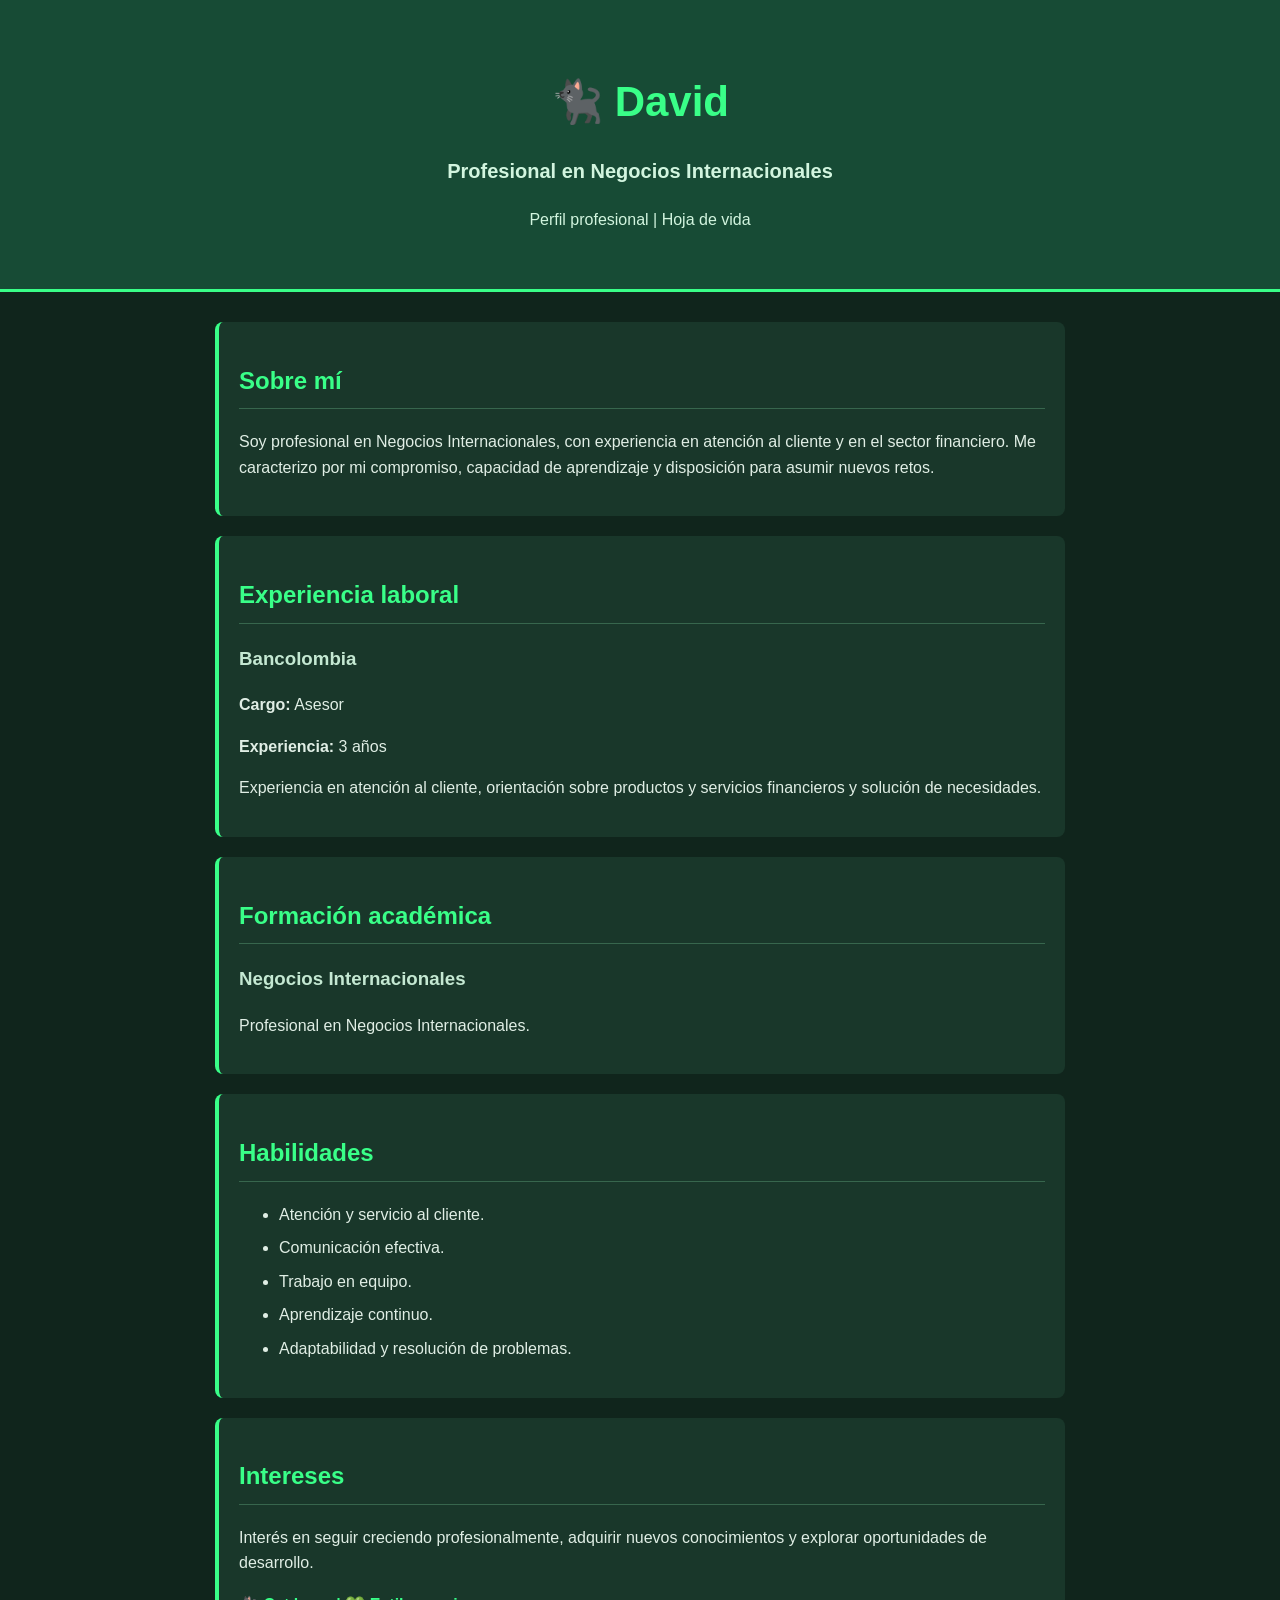
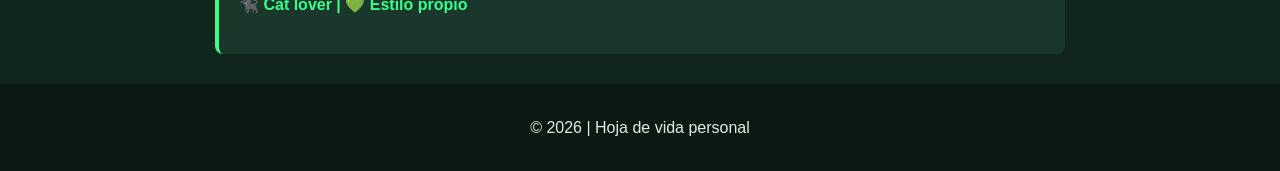
<file: HOJA_DE_VIDA/index.html>
<!DOCTYPE html>
<html lang="es">
<head>
    <meta charset="UTF-8">
    <meta name="viewport" content="width=device-width, initial-scale=1.0">
    <title>Hoja de Vida | David</title>
    <link rel="stylesheet" href="style.css">
</head>
<body>

    <header>
        <h1>🐈‍⬛ David</h1>
        <p class="profesion">Profesional en Negocios Internacionales</p>
        <p>Perfil profesional | Hoja de vida</p>
    </header>

    <main>
        <section>
            <h2>Sobre mí</h2>
            <p>
                Soy profesional en Negocios Internacionales, con experiencia
                en atención al cliente y en el sector financiero.
                Me caracterizo por mi compromiso, capacidad de aprendizaje
                y disposición para asumir nuevos retos.
            </p>
        </section>

        <section>
            <h2>Experiencia laboral</h2>
            <h3>Bancolombia</h3>
            <p><strong>Cargo:</strong> Asesor</p>
            <p><strong>Experiencia:</strong> 3 años</p>
            <p>
                Experiencia en atención al cliente, orientación sobre
                productos y servicios financieros y solución de necesidades.
            </p>
        </section>

        <section>
            <h2>Formación académica</h2>
            <h3>Negocios Internacionales</h3>
            <p>Profesional en Negocios Internacionales.</p>
        </section>

        <section>
            <h2>Habilidades</h2>
            <ul>
                <li>Atención y servicio al cliente.</li>
                <li>Comunicación efectiva.</li>
                <li>Trabajo en equipo.</li>
                <li>Aprendizaje continuo.</li>
                <li>Adaptabilidad y resolución de problemas.</li>
            </ul>
        </section>

        <section>
            <h2>Intereses</h2>
            <p>
                Interés en seguir creciendo profesionalmente, adquirir
                nuevos conocimientos y explorar oportunidades de desarrollo.
            </p>
            <p class="gatos">🐈‍⬛ Cat lover | 💚 Estilo propio</p>
        </section>
    </main>

    <footer>
        <p>© 2026 | Hoja de vida personal</p>
    </footer>

</body>
</html>
</file>
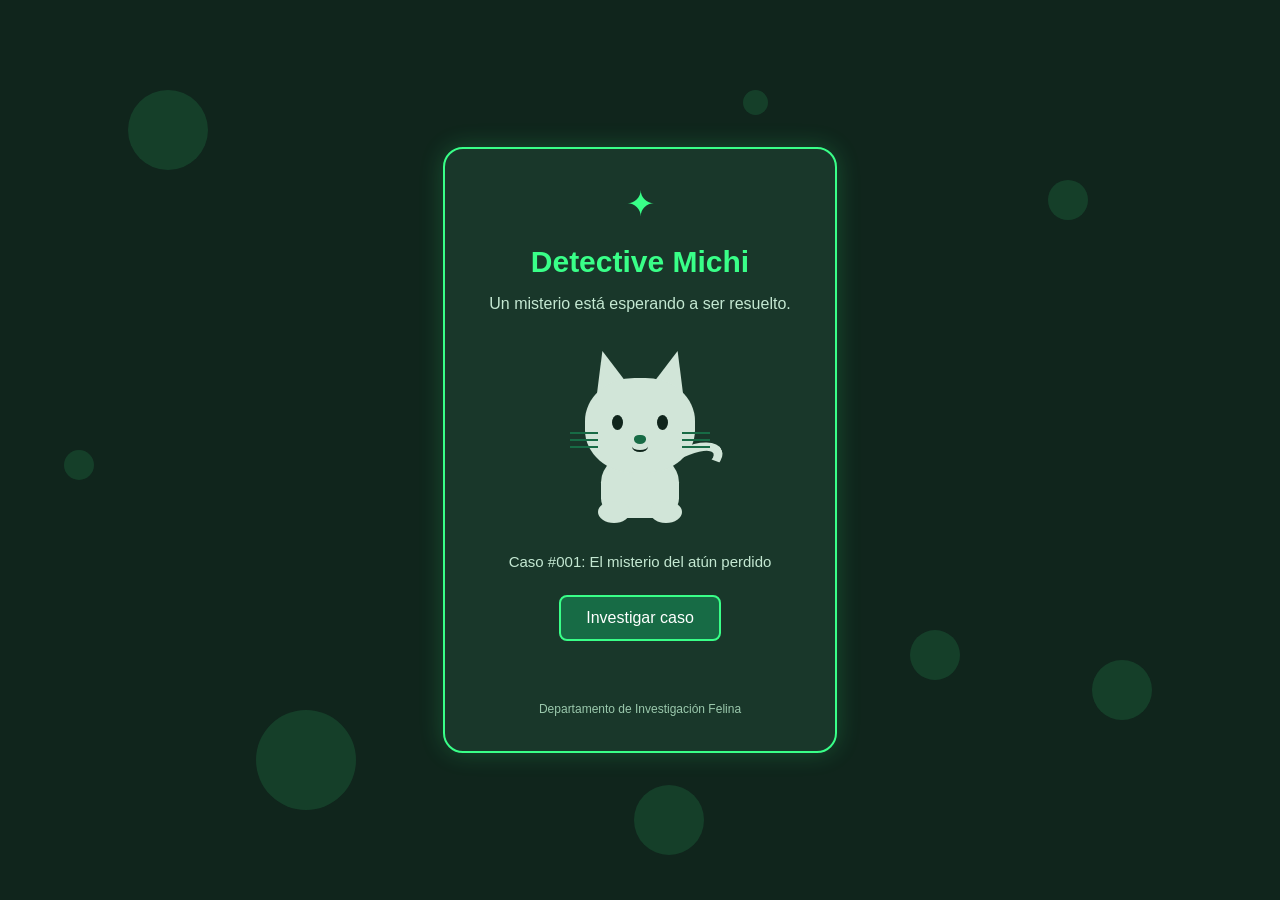
<file: Pagina/index.html>
<!DOCTYPE html>
<html lang="es">
<head>
    <meta charset="UTF-8">
    <meta name="viewport" content="width=device-width, initial-scale=1.0">
    <title>Detective Michi | Caso Misterioso</title>
    <link rel="stylesheet" href="style.css">
</head>

<body>

    <!-- Burbujas del fondo -->
    <div class="burbuja b1"></div>
    <div class="burbuja b2"></div>
    <div class="burbuja b3"></div>
    <div class="burbuja b4"></div>
    <div class="burbuja b5"></div>
    <div class="burbuja b6"></div>
    <div class="burbuja b7"></div>
    <div class="burbuja b8"></div>

    <!-- Tarjeta principal -->
    <main class="tarjeta">

        <div class="estrella">✦</div>

        <h1>Detective Michi</h1>

        <p class="mensaje">
            Un misterio está esperando a ser resuelto.
        </p>

        <!-- Gato detective -->
        <div class="animal">

            <div class="cola"></div>

            <div class="oreja izquierda"></div>
            <div class="oreja derecha"></div>

            <div class="cara">
                <div class="ojo ojo1"></div>
                <div class="ojo ojo2"></div>
                <div class="bigotes bigotes1"></div>
                <div class="bigotes bigotes2"></div>
                <div class="nariz"></div>
                <div class="boca"></div>
            </div>

            <div class="cuerpo"></div>
            <div class="pata pata1"></div>
            <div class="pata pata2"></div>

        </div>

        <p class="submensaje">
            Caso #001: El misterio del atún perdido
        </p>

        <button onclick="saludar()">
            Investigar caso
        </button>

        <p id="respuesta"></p>

        <footer>Departamento de Investigación Felina</footer>

    </main>

    <script>
        function saludar() {
            document.getElementById("respuesta").textContent =
                "¡Caso abierto! Busca las pistas, detective.";
        }
    </script>

</body>
</html>
</file>
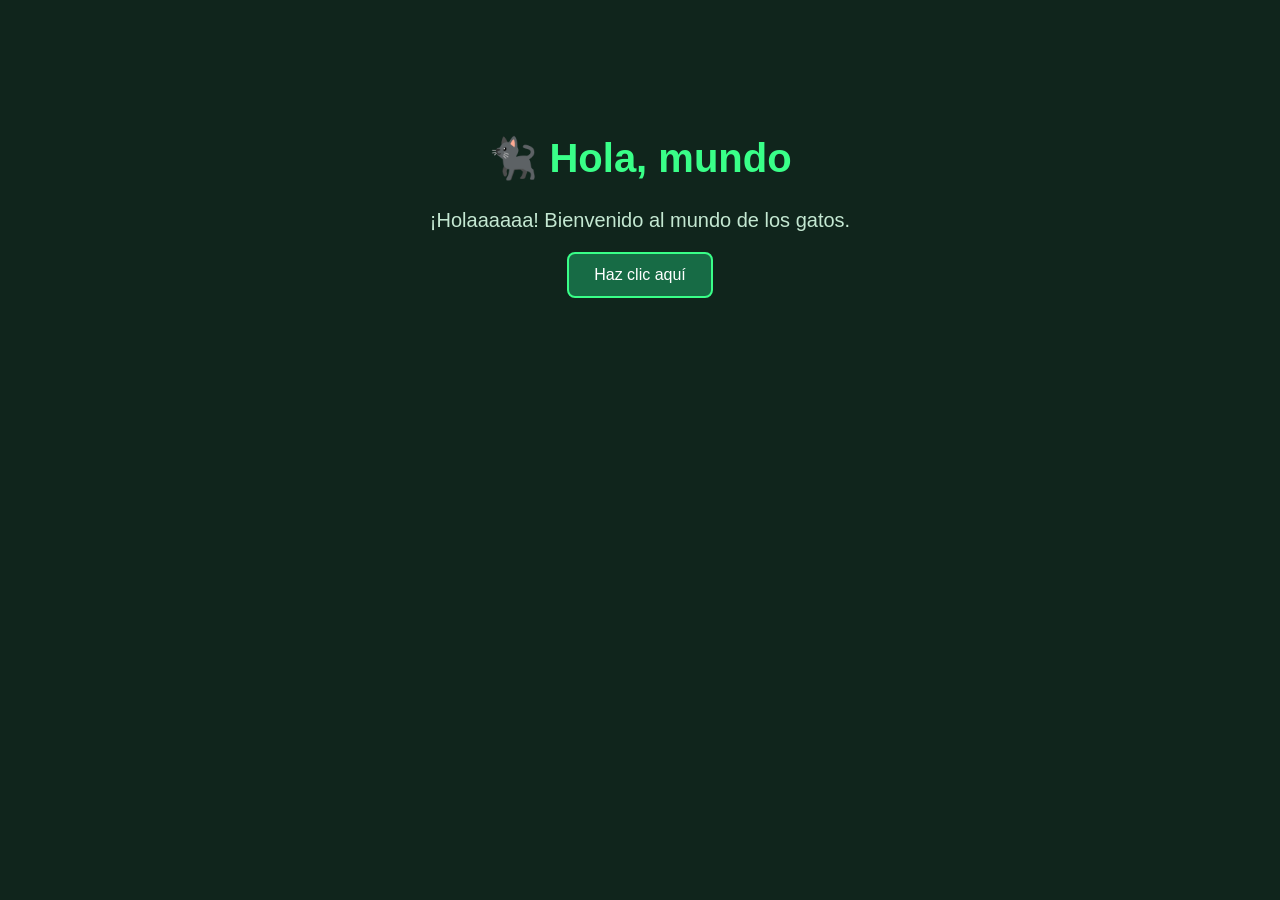
<file: pagina_sencilla/index.html>
<!DOCTYPE html>
<html lang="es">
<head>
    <meta charset="UTF-8">
    <meta name="viewport" content="width=device-width, initial-scale=1.0">
    <title>Hola Mundo</title>

    <style>
        body {
            background-color: #10251c;
            color: #ffffff;
            font-family: Arial, sans-serif;
            text-align: center;
            padding-top: 100px;
        }

        h1 {
            color: #39ff88;
            font-size: 40px;
        }

        p {
            color: #c4e8d2;
            font-size: 20px;
        }

        button {
            background-color: #176b45;
            color: white;
            border: 2px solid #39ff88;
            padding: 12px 25px;
            font-size: 16px;
            border-radius: 8px;
            cursor: pointer;
        }

        button:hover {
            background-color: #23965e;
        }
    </style>
</head>
<body>

    <h1>🐈‍⬛ Hola, mundo</h1>

    <p>¡Holaaaaaa! Bienvenido al mundo de los gatos.</p>

    <button onclick="alert('¡Miau! 🐾💚')">
        Haz clic aquí
    </button>

</body>
</html>
</file>
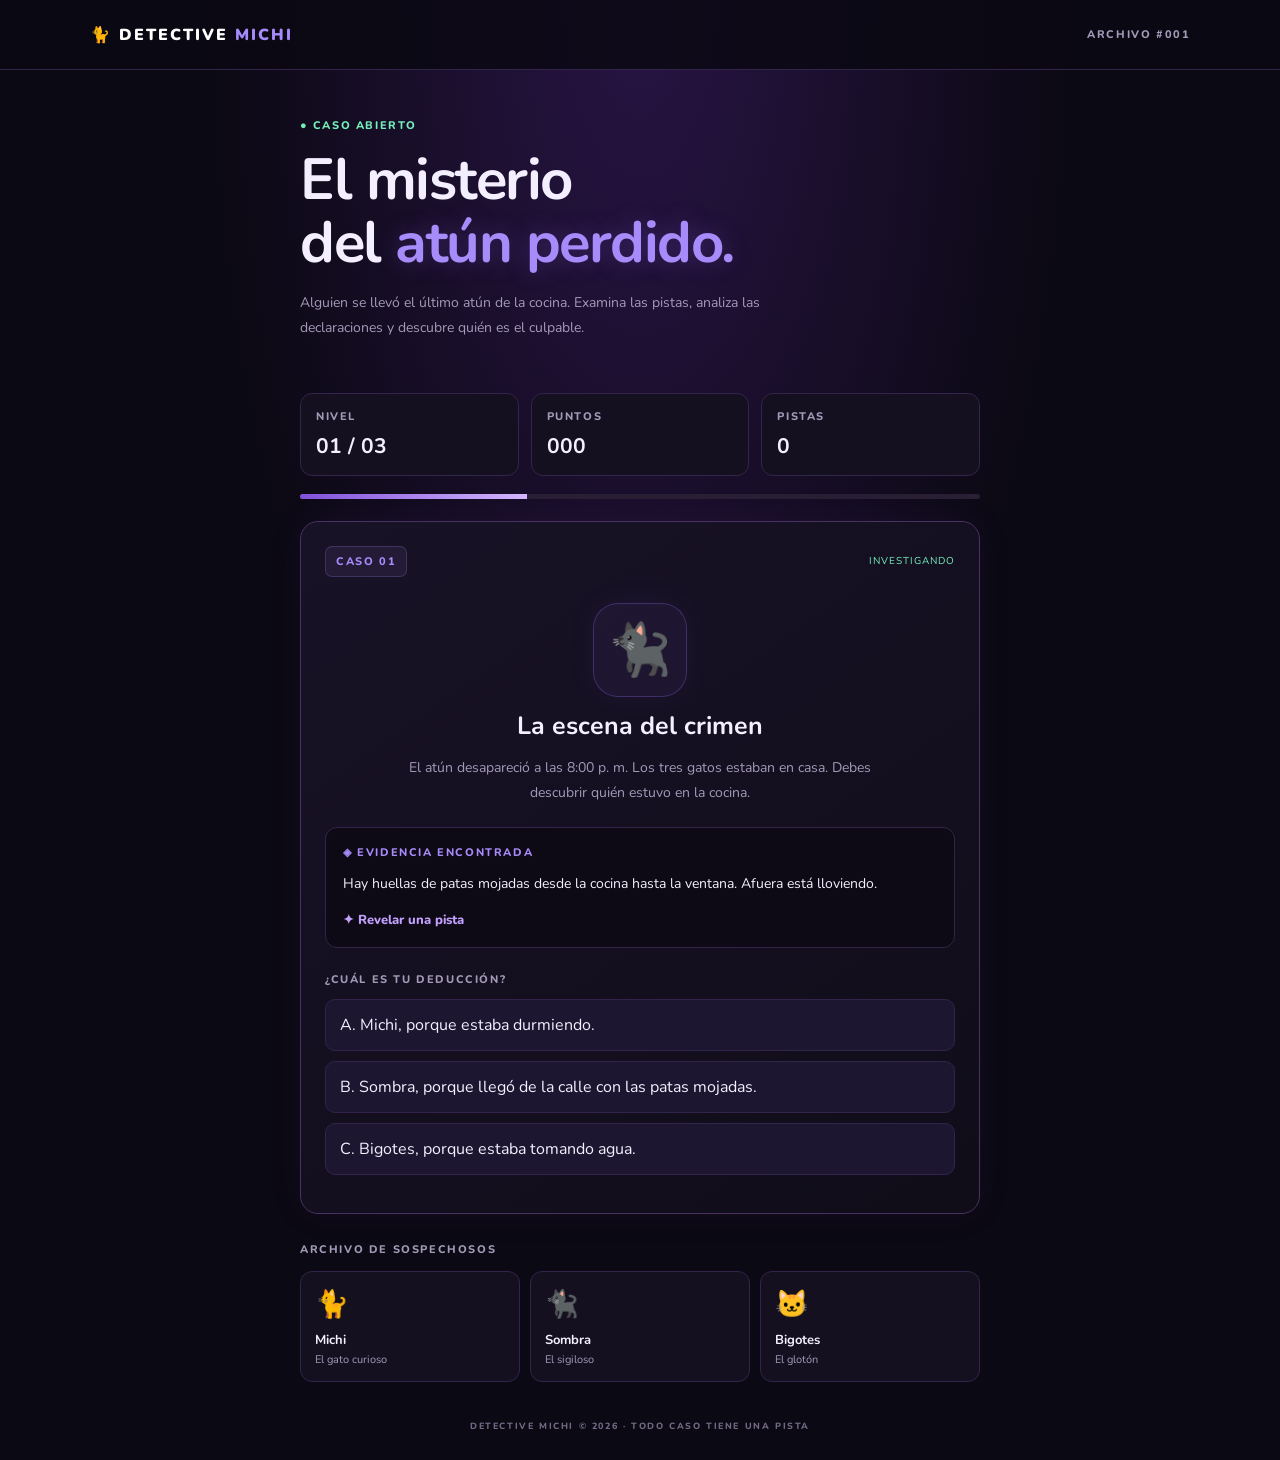
<file: Parcial juego/index.html>
<!DOCTYPE html>
<html lang="es">
<head>
    <meta charset="UTF-8">
    <meta name="viewport" content="width=device-width, initial-scale=1.0">
    <title>Detective Michi | Caso 001</title>
    <link rel="stylesheet" href="style.css">
    <script src="script.js" defer></script>
</head>
<body>
    <header class="topbar">
        <a class="logo" href="#">🐈 DETECTIVE <span>MICHI</span></a>
        <div class="case-label">ARCHIVO #001</div>
    </header>

    <main class="container">
        <section class="hero">
            <div class="eyebrow">● CASO ABIERTO</div>
            <h1>El misterio<br>del <span>atún perdido.</span></h1>
            <p class="intro">
                Alguien se llevó el último atún de la cocina.
                Examina las pistas, analiza las declaraciones
                y descubre quién es el culpable.
            </p>
        </section>

        <section class="stats">
            <div class="stat">
                <span class="stat-label">NIVEL</span>
                <strong id="levelNumber">01 / 03</strong>
            </div>
            <div class="stat">
                <span class="stat-label">PUNTOS</span>
                <strong id="score">000</strong>
            </div>
            <div class="stat">
                <span class="stat-label">PISTAS</span>
                <strong id="cluesCount">0</strong>
            </div>
        </section>

        <div class="progress-track">
            <div id="progressBar"></div>
        </div>

        <section class="game-card" id="gameCard">
            <div class="card-top">
                <span id="caseNumber" class="case-tag">CASO 01</span>
                <span class="live-dot">INVESTIGANDO</span>
            </div>

            <div class="cat-avatar" id="catAvatar">🐈‍⬛</div>
            <h2 id="levelTitle">La escena del crimen</h2>
            <p id="story" class="story"></p>

            <div class="clue-box">
                <div class="clue-heading">◈ EVIDENCIA ENCONTRADA</div>
                <p id="clueText">Analiza la evidencia para empezar.</p>
                <button id="hintButton" class="hint-button">
                    ✦ Revelar una pista
                </button>
                <p id="hintText" class="hint-text" hidden></p>
            </div>

            <h3 class="question-label">¿CUÁL ES TU DEDUCCIÓN?</h3>
            <div id="answers" class="answers"></div>

            <p id="feedback" class="feedback" aria-live="polite"></p>

            <button id="nextButton" class="primary-button" hidden>
                Siguiente nivel →
            </button>
        </section>

        <section class="suspects">
            <h3>ARCHIVO DE SOSPECHOSOS</h3>
            <div class="suspect-list">
                <div class="suspect">
                    <span>🐈</span>
                    <div><strong>Michi</strong><small>El gato curioso</small></div>
                </div>
                <div class="suspect">
                    <span>🐈‍⬛</span>
                    <div><strong>Sombra</strong><small>El sigiloso</small></div>
                </div>
                <div class="suspect">
                    <span>🐱</span>
                    <div><strong>Bigotes</strong><small>El glotón</small></div>
                </div>
            </div>
        </section>

        <footer>DETECTIVE MICHI © 2026 · TODO CASO TIENE UNA PISTA</footer>
    </main>
</body>
</html>
</file>
<file: HOJA_DE_VIDA/style.css>
body {
    background-color: #10251c;
    color: #f2fff7;
    font-family: Arial, sans-serif;
    margin: 0;
    line-height: 1.6;
}

header {
    background-color: #174b35;
    text-align: center;
    padding: 40px 20px;
    border-bottom: 3px solid #39ff88;
}

h1 {
    color: #39ff88;
    font-size: 42px;
    margin-bottom: 5px;
}

.profesion {
    font-size: 20px;
    font-weight: bold;
}

header p {
    color: #d2f5df;
}

main {
    max-width: 850px;
    margin: 30px auto;
    padding: 0 20px;
}

section {
    background-color: #19372a;
    padding: 20px;
    margin-bottom: 20px;
    border-left: 4px solid #39ff88;
    border-radius: 8px;
}

h2 {
    color: #39ff88;
    border-bottom: 1px solid #37664d;
    padding-bottom: 8px;
}

h3 {
    color: #c4e8d2;
}

p, li {
    color: #e0eee5;
}

li {
    margin-bottom: 8px;
}

.gatos {
    color: #39ff88;
    font-weight: bold;
}

footer {
    background-color: #0a1912;
    color: #a9c9b5;
    text-align: center;
    padding: 15px;
    margin-top: 30px;
}
</file>
<file: Pagina/style.css>
body {
    background-color: #10251c;
    color: #ffffff;
    font-family: Arial, sans-serif;
    text-align: center;
    margin: 0;
    min-height: 100vh;
    display: flex;
    justify-content: center;
    align-items: center;
    overflow-x: hidden;
    position: relative;
}

/* Burbujas del fondo */
.burbuja {
    position: fixed;
    background-color: #39ff88;
    opacity: 0.12;
    border-radius: 50%;
    animation: flotar 6s infinite ease-in-out;
}

.b1 { width: 80px; height: 80px; top: 10%; left: 10%; }
.b2 { width: 40px; height: 40px; top: 20%; right: 15%; }
.b3 { width: 100px; height: 100px; bottom: 10%; left: 20%; }
.b4 { width: 60px; height: 60px; bottom: 20%; right: 10%; }
.b5 { width: 30px; height: 30px; top: 50%; left: 5%; }
.b6 { width: 50px; height: 50px; top: 70%; right: 25%; }
.b7 { width: 25px; height: 25px; top: 10%; right: 40%; }
.b8 { width: 70px; height: 70px; bottom: 5%; right: 45%; }

@keyframes flotar {
    0%, 100% {
        transform: translateY(0);
    }

    50% {
        transform: translateY(-20px);
    }
}

/* Tarjeta principal */
.tarjeta {
    background-color: #19372a;
    border: 2px solid #39ff88;
    border-radius: 20px;
    padding: 35px 25px;
    width: 340px;
    max-width: calc(100% - 70px);
    box-shadow: 0 0 25px #39ff8833;
    position: relative;
    z-index: 1;
    margin: 25px auto;
}

.estrella {
    color: #39ff88;
    font-size: 35px;
}

h1 {
    color: #39ff88;
    font-size: 30px;
    margin-bottom: 10px;
}

.mensaje {
    color: #c4e8d2;
    font-size: 16px;
}

/* Gato detective */
.animal {
    position: relative;
    width: 180px;
    height: 190px;
    margin: 25px auto;
}

.cara {
    position: absolute;
    background-color: #d1e5d8;
    width: 110px;
    height: 95px;
    border-radius: 45%;
    top: 40px;
    left: 35px;
    z-index: 2;
}

.oreja {
    position: absolute;
    width: 45px;
    height: 55px;
    background-color: #d1e5d8;
    top: 12px;
    z-index: 1;
    clip-path: polygon(50% 0%, 100% 100%, 0% 100%);
}

.oreja.izquierda {
    left: 37px;
    transform: rotate(-15deg);
}

.oreja.derecha {
    right: 37px;
    transform: rotate(15deg);
}

.ojo {
    position: absolute;
    width: 11px;
    height: 15px;
    background-color: #10251c;
    border-radius: 50%;
    top: 37px;
}

.ojo1 {
    left: 27px;
}

.ojo2 {
    right: 27px;
}

.bigotes {
    position: absolute;
    width: 28px;
    height: 2px;
    background-color: #176b45;
    top: 61px;
}

.bigotes1 {
    left: -15px;
    box-shadow: 0 -7px #176b45, 0 7px #176b45;
}

.bigotes2 {
    right: -15px;
    box-shadow: 0 -7px #176b45, 0 7px #176b45;
}

.nariz {
    position: absolute;
    background-color: #176b45;
    width: 12px;
    height: 9px;
    border-radius: 50% 50% 60% 60%;
    top: 57px;
    left: 49px;
}

.boca {
    position: absolute;
    width: 16px;
    height: 9px;
    border-bottom: 2px solid #10251c;
    border-radius: 50%;
    top: 63px;
    left: 47px;
}

.cuerpo {
    position: absolute;
    width: 78px;
    height: 65px;
    background-color: #d1e5d8;
    border-radius: 45% 45% 30% 30%;
    bottom: 10px;
    left: 51px;
}

.pata {
    position: absolute;
    background-color: #d1e5d8;
    width: 32px;
    height: 22px;
    bottom: 5px;
    border-radius: 50%;
    z-index: 2;
}

.pata1 {
    left: 48px;
}

.pata2 {
    right: 48px;
}

.cola {
    position: absolute;
    width: 55px;
    height: 18px;
    border: 9px solid #d1e5d8;
    border-left-color: transparent;
    border-bottom-color: transparent;
    border-radius: 50%;
    right: 5px;
    bottom: 45px;
    transform: rotate(-25deg);
}

/* Texto y botón */
.submensaje {
    color: #c4e8d2;
    font-size: 15px;
}

button {
    background-color: #176b45;
    color: white;
    border: 2px solid #39ff88;
    padding: 12px 25px;
    font-size: 16px;
    border-radius: 8px;
    cursor: pointer;
    margin-top: 10px;
}

button:hover {
    background-color: #23965e;
}

#respuesta {
    color: #39ff88;
    font-weight: bold;
    min-height: 20px;
}

footer {
    color: #9bc9ad;
    font-size: 12px;
    margin-top: 25px;
}
</file>
<file: Parcial juego/style.css>
@import url('https://fonts.googleapis.com/css2?family=Nunito:wght@400;600;700;800;900&display=swap');

:root {
    --bg: #0b0913;
    --panel: #141020;
    --panel-light: #1d1630;
    --purple: #a78bfa;
    --neon: #c4a1ff;
    --text: #f4efff;
    --muted: #a39ab8;
    --border: #33244b;
    --green: #75f0bb;
    --red: #ff829c;
}

* {
    box-sizing: border-box;
}

body {
    margin: 0;
    min-height: 100vh;
    background:
        radial-gradient(ellipse at 50% 0%, #281444 0%, transparent 48%),
        var(--bg);
    color: var(--text);
    font-family: 'Nunito', sans-serif;
}

button {
    font: inherit;
}

.topbar {
    min-height: 70px;
    padding: 18px 7%;
    display: flex;
    justify-content: space-between;
    align-items: center;
    border-bottom: 1px solid var(--border);
    background: #0b0913dd;
}

.logo {
    text-decoration: none;
    color: white;
    font-size: 16px;
    font-weight: 900;
    letter-spacing: 2px;
}

.logo span {
    color: var(--purple);
}

.case-label, .eyebrow, .stat-label,
.case-tag, .clue-heading, .question-label,
.suspects h3, footer {
    font-size: 11px;
    font-weight: 800;
    letter-spacing: 1.6px;
}

.case-label {
    color: var(--muted);
}

.container {
    width: min(680px, 90%);
    margin: 0 auto;
}

.hero {
    padding: 48px 0 26px;
}

.eyebrow {
    color: var(--green);
}

h1 {
    font-size: clamp(36px, 8vw, 58px);
    line-height: 1.08;
    letter-spacing: -1.5px;
    margin: 16px 0;
}

h1 span {
    color: var(--purple);
    text-shadow: 0 0 24px #9b68ff44;
}

.intro {
    max-width: 480px;
    line-height: 1.8;
    color: var(--muted);
    font-size: 14px;
}

.stats {
    display: grid;
    grid-template-columns: repeat(3, 1fr);
    gap: 12px;
    margin: 12px 0 18px;
}

.stat {
    background: #151020;
    border: 1px solid var(--border);
    border-radius: 12px;
    padding: 15px;
}

.stat-label {
    display: block;
    color: var(--muted);
    margin-bottom: 8px;
}

.stat strong {
    font-size: 21px;
}

.progress-track {
    height: 5px;
    background: #292035;
    border-radius: 20px;
    overflow: hidden;
    margin-bottom: 22px;
}

#progressBar {
    height: 100%;
    width: 33.33%;
    background: linear-gradient(90deg, #8052db, #d5b6ff);
    transition: width 0.4s ease;
}

.game-card {
    background: linear-gradient(145deg, #181226, #100d19);
    border: 1px solid #493263;
    border-radius: 18px;
    padding: 24px;
    box-shadow: 0 0 35px #6e3ab015;
}

.card-top {
    display: flex;
    justify-content: space-between;
    align-items: center;
    gap: 10px;
}

.case-tag {
    color: var(--purple);
    background: #a78bfa15;
    border: 1px solid #a78bfa35;
    padding: 7px 10px;
    border-radius: 7px;
}

.live-dot {
    font-size: 10px;
    color: var(--green);
    letter-spacing: 1px;
}

.cat-avatar {
    margin: 26px auto 12px;
    width: 94px;
    height: 94px;
    display: grid;
    place-items: center;
    border-radius: 25px;
    background: #9b70ff12;
    border: 1px solid #9b70ff44;
    font-size: 51px;
    box-shadow: 0 0 30px #9b70ff12;
}

h2 {
    text-align: center;
    font-size: 25px;
    margin: 12px 0;
}

.story {
    color: var(--muted);
    font-size: 14px;
    line-height: 1.8;
    text-align: center;
    max-width: 490px;
    margin: 0 auto 22px;
}

.clue-box {
    padding: 17px;
    background: #0d0a15;
    border: 1px solid var(--border);
    border-radius: 12px;
}

.clue-heading {
    color: var(--purple);
}

#clueText {
    font-size: 14px;
    line-height: 1.7;
    margin: 12px 0;
}

.hint-button {
    border: 0;
    padding: 0;
    background: transparent;
    color: var(--neon);
    font-size: 13px;
    font-weight: 800;
    cursor: pointer;
}

.hint-button:hover {
    color: white;
}

.hint-text {
    color: #d3c4f0;
    background: #9b70ff12;
    border-left: 3px solid var(--purple);
    padding: 10px 12px;
    font-size: 13px;
    line-height: 1.6;
    margin-bottom: 0;
}

.question-label {
    color: var(--muted);
    margin: 24px 0 12px;
}

.answers {
    display: grid;
    gap: 10px;
}

.answer-button {
    width: 100%;
    padding: 14px;
    text-align: left;
    color: var(--text);
    background: var(--panel-light);
    border: 1px solid var(--border);
    border-radius: 10px;
    cursor: pointer;
    transition: 0.2s;
}

.answer-button:hover:not(:disabled) {
    border-color: var(--purple);
    background: #302044;
    transform: translateY(-1px);
}

.answer-button:disabled {
    cursor: default;
    opacity: 0.85;
}

.answer-button.correct {
    border-color: var(--green);
    color: var(--green);
}

.answer-button.wrong {
    border-color: var(--red);
    color: var(--red);
}

.feedback {
    font-size: 14px;
    line-height: 1.7;
    font-weight: 700;
}

.feedback.success {
    color: var(--green);
}

.feedback.error {
    color: var(--red);
}

.primary-button {
    width: 100%;
    padding: 14px;
    border: 0;
    border-radius: 10px;
    color: #160e23;
    font-weight: 900;
    background: linear-gradient(100deg, #b99aff, #e0c8ff);
    cursor: pointer;
    box-shadow: 0 0 22px #a78bfa20;
}

.primary-button:hover {
    filter: brightness(1.1);
    transform: translateY(-1px);
}

.suspects {
    margin: 28px 0;
}

.suspects h3 {
    color: var(--muted);
    margin-bottom: 14px;
}

.suspect-list {
    display: grid;
    grid-template-columns: repeat(3, 1fr);
    gap: 10px;
}

.suspect {
    display: flex;
    flex-direction: column;
    gap: 8px;
    padding: 14px;
    background: #151020;
    border: 1px solid var(--border);
    border-radius: 12px;
}

.suspect > span {
    font-size: 27px;
}

.suspect strong, .suspect small {
    display: block;
}

.suspect strong {
    font-size: 13px;
}

.suspect small {
    color: var(--muted);
    font-size: 11px;
    margin-top: 3px;
}

footer {
    text-align: center;
    color: #736984;
    font-size: 9px;
    padding: 10px 0 28px;
}

@media (max-width: 480px) {
    .topbar {
        padding: 16px 5%;
    }

    .logo {
        font-size: 12px;
    }

    .case-label {
        font-size: 9px;
    }

    .container {
        width: 92%;
    }

    .hero {
        padding-top: 34px;
    }

    .game-card {
        padding: 17px;
    }

    .stat {
        padding: 12px 9px;
    }

    .stat strong {
        font-size: 17px;
    }

    .suspect {
        padding: 10px;
    }
}
</file>
